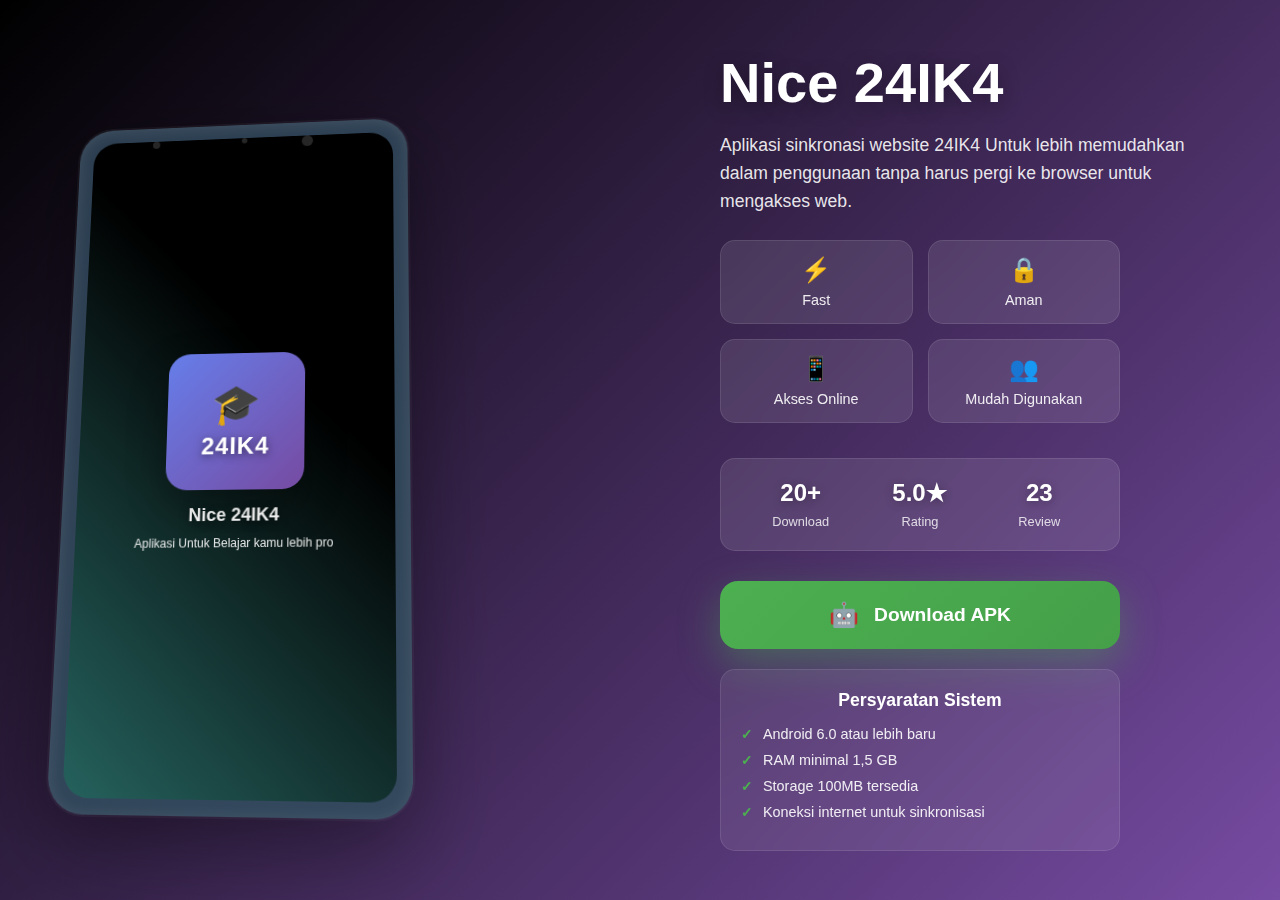
<file: download.html>
<!DOCTYPE html>
<html lang="id">
<head>
    <meta charset="UTF-8">
    <meta name="viewport" content="width=device-width, initial-scale=1.0">
    <title>Download App Android - Nice 24IK4</title>
    <style>
        * {
            margin: 0;
            padding: 0;
            box-sizing: border-box;
        }

        body {
            font-family: 'Segoe UI', Tahoma, Geneva, Verdana, sans-serif;
            background: linear-gradient(135deg, black 0%, #764ba2 100%);
            min-height: 100vh;
            color: white;
            overflow-x: hidden;
        }

        .container {
            max-width: 100%;
            padding: 20px;
            display: flex;
            flex-direction: column;
            align-items: center;
            min-height: 100vh;
            justify-content: center;
        }

        .hero-section {
            text-align: center;
            margin-bottom: 40px;
            perspective: 1000px;
        }

        .phone-mockup {
            width: 280px;
            height: 560px;
            background: linear-gradient(145deg, #2c3e50, #34495e);
            border-radius: 35px;
            padding: 15px;
            box-shadow: 
                0 25px 80px rgba(0,0,0,0.4),
                inset 0 2px 15px rgba(255,255,255,0.1),
                0 0 0 2px rgba(255,255,255,0.05);
            transform: rotateX(10deg) rotateY(-5deg);
            animation: phoneFloat 6s ease-in-out infinite;
            position: relative;
            margin: 0 auto 30px;
        }

        .phone-screen {
            width: 100%;
            height: 100%;
            background: linear-gradient(45deg, #ff6b6b, #4ecdc4, black, black);
            background-size: 400% 400%;
            border-radius: 25px;
            display: flex;
            flex-direction: column;
            align-items: center;
            justify-content: center;
            animation: gradientShift 8s ease infinite;
            position: relative;
            overflow: hidden;
        }

        .app-icon {
            width: 120px;
            height: 120px;
            background: linear-gradient(135deg, #667eea, #764ba2);
            border-radius: 22px;
            display: flex;
            flex-direction: column;
            align-items: center;
            justify-content: center;
            box-shadow: 0 15px 40px rgba(0,0,0,0.3);
            margin-bottom: 15px;
            transform: scale(1);
            transition: transform 0.3s ease;
            animation: iconPulse 3s ease-in-out infinite;
            position: relative;
        }

        .graduation-hat {
            font-size: 30px;
            margin-bottom: 5px;
            animation: hatFloat 2s ease-in-out infinite alternate;
        }

        .logo-text {
            font-size: 20px;
            font-weight: 800;
            color: white;
            text-shadow: 0 2px 8px rgba(0,0,0,0.5);
            letter-spacing: 1px;
        }

        .screen-app-name {
            color: white;
            font-size: 18px;
            font-weight: 600;
            text-shadow: 0 2px 10px rgba(0,0,0,0.5);
            margin-bottom: 10px;
        }

        .screen-tagline {
            color: rgba(255,255,255,0.9);
            font-size: 12px;
            text-align: center;
            padding: 0 20px;
        }

        .floating-particles {
            position: absolute;
            width: 100%;
            height: 100%;
            pointer-events: none;
        }

        .particle {
            position: absolute;
            background: rgba(255,255,255,0.15);
            border-radius: 50%;
            animation: floatUp 8s linear infinite;
        }

        .particle:nth-child(1) {
            width: 8px;
            height: 8px;
            left: 20%;
            animation-delay: 0s;
        }

        .particle:nth-child(2) {
            width: 12px;
            height: 12px;
            left: 70%;
            animation-delay: -2s;
        }

        .particle:nth-child(3) {
            width: 6px;
            height: 6px;
            left: 50%;
            animation-delay: -4s;
        }

        .app-info {
            text-align: center;
            max-width: 350px;
            margin-bottom: 40px;
        }

        .app-title {
            font-size: 2.8rem;
            font-weight: 700;
            margin-bottom: 15px;
            text-shadow: 0 5px 20px rgba(0,0,0,0.3);
            line-height: 1.2;
        }

        .app-description {
            font-size: 1.1rem;
            color: rgba(255,255,255,0.9);
            line-height: 1.6;
            margin-bottom: 25px;
        }

        .features-grid {
            display: grid;
            grid-template-columns: 1fr 1fr;
            gap: 15px;
            margin-bottom: 35px;
            max-width: 320px;
        }

        .feature-item {
            background: rgba(255,255,255,0.1);
            backdrop-filter: blur(10px);
            border-radius: 15px;
            padding: 15px;
            text-align: center;
            border: 1px solid rgba(255,255,255,0.1);
            transition: transform 0.3s ease, box-shadow 0.3s ease;
        }

        .feature-item:hover {
            transform: translateY(-5px);
            box-shadow: 0 10px 30px rgba(0,0,0,0.2);
        }

        .feature-icon {
            font-size: 24px;
            margin-bottom: 8px;
            display: block;
        }

        .feature-text {
            font-size: 0.9rem;
            color: rgba(255,255,255,0.9);
        }

        .download-section {
            text-align: center;
            width: 100%;
            max-width: 320px;
        }

        .download-btn {
            display: inline-flex;
            align-items: center;
            justify-content: center;
            gap: 15px;
            width: 100%;
            padding: 20px 30px;
            background: linear-gradient(135deg, #4CAF50, #45a049);
            border: none;
            border-radius: 18px;
            font-size: 1.2rem;
            font-weight: 600;
            color: white;
            text-decoration: none;
            box-shadow: 0 15px 40px rgba(76,175,80,0.4);
            transition: all 0.3s ease;
            position: relative;
            overflow: hidden;
            margin-bottom: 20px;
            cursor: pointer;
        }

        .download-btn::before {
            content: '';
            position: absolute;
            top: 0;
            left: -100%;
            width: 100%;
            height: 100%;
            background: linear-gradient(90deg, transparent, rgba(255,255,255,0.2), transparent);
            transition: left 0.6s ease;
        }

        .download-btn:hover::before {
            left: 100%;
        }

        .download-btn:hover {
            transform: translateY(-3px);
            box-shadow: 0 20px 50px rgba(76,175,80,0.6);
        }

        .download-btn:active {
            transform: translateY(-1px);
        }

        .android-icon {
            font-size: 24px;
        }

        .app-stats {
            display: flex;
            justify-content: space-between;
            background: rgba(255,255,255,0.1);
            backdrop-filter: blur(10px);
            border-radius: 15px;
            padding: 20px;
            border: 1px solid rgba(255,255,255,0.1);
            margin-bottom: 30px;
        }

        .stat {
            text-align: center;
            flex: 1;
        }

        .stat-number {
            font-size: 1.5rem;
            font-weight: 700;
            display: block;
            text-shadow: 0 2px 10px rgba(0,0,0,0.3);
            margin-bottom: 5px;
        }

        .stat-label {
            color: rgba(255,255,255,0.8);
            font-size: 0.8rem;
        }

        .requirements {
            background: rgba(255,255,255,0.08);
            backdrop-filter: blur(10px);
            border-radius: 15px;
            padding: 20px;
            border: 1px solid rgba(255,255,255,0.1);
            text-align: left;
        }

        .requirements h3 {
            font-size: 1.1rem;
            margin-bottom: 15px;
            text-align: center;
        }

        .req-item {
            display: flex;
            align-items: center;
            margin-bottom: 10px;
            font-size: 0.9rem;
            color: rgba(255,255,255,0.9);
        }

        .req-item::before {
            content: "✓";
            color: #4CAF50;
            font-weight: bold;
            margin-right: 10px;
        }

        @keyframes phoneFloat {
            0%, 100% { 
                transform: rotateX(10deg) rotateY(-5deg) translateY(0px);
            }
            50% { 
                transform: rotateX(10deg) rotateY(-5deg) translateY(-15px);
            }
        }

        @keyframes gradientShift {
            0% { background-position: 0% 50%; }
            50% { background-position: 100% 50%; }
            100% { background-position: 0% 50%; }
        }

        @keyframes iconPulse {
            0%, 100% { transform: scale(1); }
            50% { transform: scale(1.05); }
        }

        @keyframes hatFloat {
            0% { transform: translateY(0px) rotate(-2deg); }
            100% { transform: translateY(-5px) rotate(2deg); }
        }

        @keyframes floatUp {
            0% { 
                transform: translateY(100px) rotate(0deg); 
                opacity: 0; 
            }
            10% { opacity: 1; }
            90% { opacity: 1; }
            100% { 
                transform: translateY(-100px) rotate(360deg); 
                opacity: 0; 
            }
        }

        /* Desktop styles */
        @media (min-width: 768px) {
            .container {
                flex-direction: row;
                justify-content: center;
                gap: 60px;
                max-width: 1200px;
                margin: 0 auto;
            }

            .hero-section {
                flex: 1;
                margin-bottom: 0;
            }

            .phone-mockup {
                width: 320px;
                height: 640px;
                margin: 0;
            }

            .app-info {
                flex: 1;
                text-align: left;
                max-width: 500px;
                margin-bottom: 0;
            }

            .app-title {
                font-size: 3.5rem;
            }

            .features-grid {
                max-width: 400px;
            }

            .download-section {
                max-width: 400px;
            }
        }

        @media (min-width: 1024px) {
            .phone-mockup {
                width: 350px;
                height: 700px;
            }

            .app-icon {
                width: 140px;
                height: 140px;
            }

            .graduation-hat {
                font-size: 40px;
            }

            .logo-text {
                font-size: 24px;
            }
        }
    </style>
</head>
<body>
    <div class="container">
        <div class="hero-section">
            <div class="phone-mockup">
                <div class="phone-screen">
                    <div class="app-icon">
                        <div class="graduation-hat">🎓</div>
                        <div class="logo-text">24IK4</div>
                    </div>
                    <div class="screen-app-name">Nice 24IK4</div>
                    <div class="screen-tagline">Aplikasi Untuk Belajar kamu lebih pro</div>
                    <div class="floating-particles">
                        <div class="particle"></div>
                        <div class="particle"></div>
                        <div class="particle"></div>
                    </div>
                </div>
            </div>
        </div>

        <div class="app-info">
            <h1 class="app-title">Nice 24IK4</h1>
            <p class="app-description">
                Aplikasi sinkronasi website 24IK4 Untuk lebih memudahkan dalam penggunaan tanpa harus pergi ke browser untuk mengakses web.
            </p>

            <div class="features-grid">
                <div class="feature-item">
                    <span class="feature-icon">⚡</span>
                    <div class="feature-text">Fast</div>
                </div>
                <div class="feature-item">
                    <span class="feature-icon">🔒</span>
                    <div class="feature-text">Aman</div>
                </div>
                <div class="feature-item">
                    <span class="feature-icon">📱</span>
                    <div class="feature-text">Akses Online</div>
                </div>
                <div class="feature-item">
                    <span class="feature-icon">👥</span>
                    <div class="feature-text">Mudah Digunakan</div>
                </div>
            </div>

            <div class="download-section">
                <div class="app-stats">
                    <div class="stat">
                        <span class="stat-number">20+</span>
                        <span class="stat-label">Download</span>
                    </div>
                    <div class="stat">
                        <span class="stat-number">5.0★</span>
                        <span class="stat-label">Rating</span>
                    </div>
                    <div class="stat">
                        <span class="stat-number">23</span>
                        <span class="stat-label">Review</span>
                    </div>
                </div>

                <!-- INI ADALAH HYPERLINK DOWNLOAD UTAMA -->
                <a href="Nice 24IK4.apk" class="download-btn" download="Nice 24IK4.apk" onclick="startDownload(this)">
                    <span class="android-icon">🤖</span>
                    Download APK
                </a>

                <div class="requirements">
                    <h3>Persyaratan Sistem</h3>
                    <div class="req-item">Android 6.0 atau lebih baru</div>
                    <div class="req-item">RAM minimal 1,5 GB</div>
                    <div class="req-item">Storage 100MB tersedia</div>
                    <div class="req-item">Koneksi internet untuk sinkronisasi</div>
                </div>
            </div>
        </div>
    </div>

    <script>
        function startDownload(element) {
            event.preventDefault();
            const button = element;
            const originalText = button.innerHTML;
            
            // Animasi loading
            button.innerHTML = `<span class="android-icon">⏳</span> Mempersiapkan Download...`;
            button.style.pointerEvents = 'none';
            button.style.background = 'linear-gradient(135deg, #FF9800, #F57C00)';
            
            setTimeout(() => {
                button.innerHTML = `<span class="android-icon">📥</span> Mengunduh Nice 24IK4.apk...`;
                
                // Mulai download sebenarnya
                const link = document.createElement('a');
                link.href = 'Nice 24IK4.apk'; // Path ke file APK Anda
                link.download = 'Nice 24IK4.apk';
                document.body.appendChild(link);
                link.click();
                document.body.removeChild(link);
                
                setTimeout(() => {
                    button.innerHTML = `<span class="android-icon">✅</span> Download Selesai!`;
                    button.style.background = 'linear-gradient(135deg, #4CAF50, #45a049)';
                    
                    setTimeout(() => {
                        button.innerHTML = originalText;
                        button.style.pointerEvents = 'auto';
                    }, 3000);
                }, 2000);
            }, 1500);
        }

        // Tambahkan partikel dinamis
        function createDynamicParticle() {
            const particle = document.createElement('div');
            particle.style.position = 'fixed';
            particle.style.width = Math.random() * 8 + 4 + 'px';
            particle.style.height = particle.style.width;
            particle.style.background = 'rgba(255,255,255,0.2)';
            particle.style.borderRadius = '50%';
            particle.style.left = Math.random() * window.innerWidth + 'px';
            particle.style.top = window.innerHeight + 'px';
            particle.style.pointerEvents = 'none';
            particle.style.zIndex = '1';
            
            const duration = Math.random() * 3 + 7;
            particle.style.animation = `floatUp ${duration}s linear forwards`;
            
            document.body.appendChild(particle);
            
            setTimeout(() => {
                if (particle.parentNode) {
                    particle.remove();
                }
            }, duration * 1000);
        }

        // Buat partikel setiap 4 detik
        setInterval(createDynamicParticle, 4000);

        // Buat beberapa partikel saat halaman dimuat
        setTimeout(() => {
            for (let i = 0; i < 3; i++) {
                setTimeout(createDynamicParticle, i * 1000);
            }
        }, 1000);
    </script>
</body>
</html>
</file>
